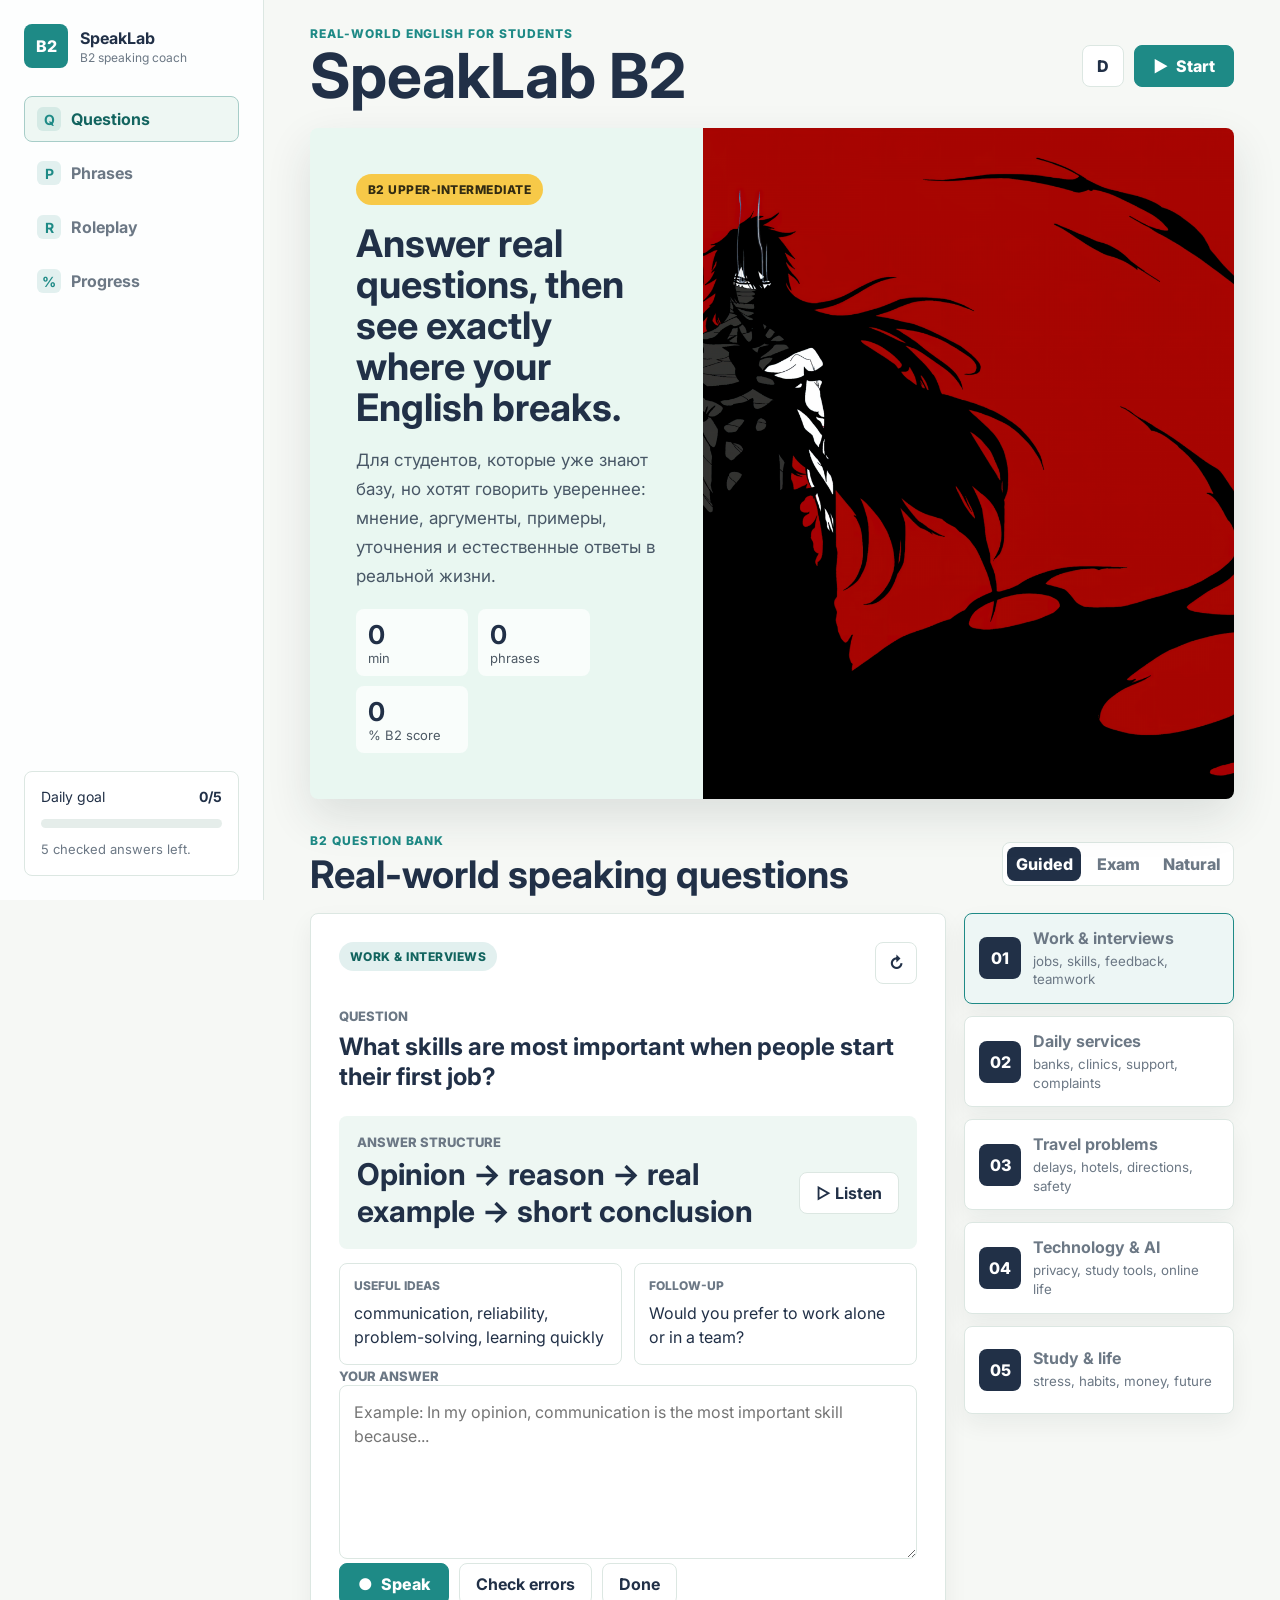
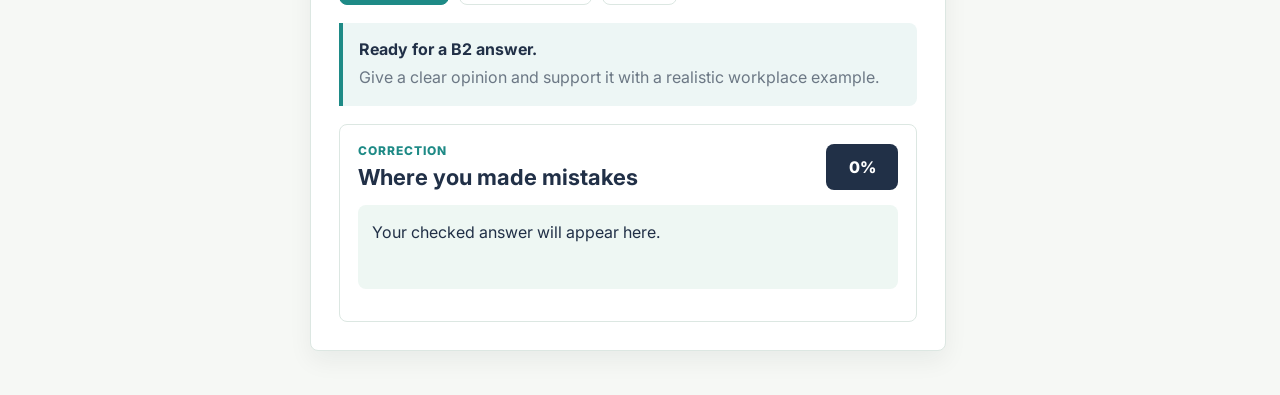
<file: index.html>
<!DOCTYPE html>
<html lang="ru">
<head>
  <meta charset="UTF-8">
  <meta name="viewport" content="width=device-width, initial-scale=1.0">
  <title>SpeakLab B2 | Real Conversation Practice</title>
  <link rel="preconnect" href="https://fonts.googleapis.com">
  <link rel="preconnect" href="https://fonts.gstatic.com" crossorigin>
  <link href="https://fonts.googleapis.com/css2?family=Inter:wght@400;500;600;700;800&display=swap" rel="stylesheet">
  <link rel="stylesheet" href="styles.css">
</head>
<body>
  <div class="app-shell">
    <aside class="sidebar" aria-label="Main navigation">
      <a class="brand" href="#practice" aria-label="SpeakLab home">
        <span class="brand-mark">B2</span>
        <span>
          <strong>SpeakLab</strong>
          <small>B2 speaking coach</small>
        </span>
      </a>

      <nav class="nav-list">
        <button class="nav-item is-active" type="button" data-view="practice" aria-pressed="true" title="Practice">
          <span class="icon" aria-hidden="true">Q</span>
          <span>Questions</span>
        </button>
        <button class="nav-item" type="button" data-view="phrases" aria-pressed="false" title="Phrase bank">
          <span class="icon" aria-hidden="true">P</span>
          <span>Phrases</span>
        </button>
        <button class="nav-item" type="button" data-view="roleplay" aria-pressed="false" title="Roleplay">
          <span class="icon" aria-hidden="true">R</span>
          <span>Roleplay</span>
        </button>
        <button class="nav-item" type="button" data-view="progress" aria-pressed="false" title="Progress">
          <span class="icon" aria-hidden="true">%</span>
          <span>Progress</span>
        </button>
      </nav>

      <section class="goal-panel" aria-label="Daily goal">
        <div class="goal-row">
          <span>Daily goal</span>
          <strong><span id="goal-count">0</span>/5</strong>
        </div>
        <div class="progress-track" aria-hidden="true">
          <span id="goal-bar"></span>
        </div>
        <p id="streak-copy">Answer one B2 question aloud.</p>
      </section>
    </aside>

    <main class="main-content">
      <header class="topbar">
        <div>
          <p class="eyebrow">Real-world English for students</p>
          <h1>SpeakLab B2</h1>
        </div>
        <div class="top-actions">
          <button class="icon-button" id="theme-toggle" type="button" title="Toggle theme" aria-label="Toggle theme">
            <span aria-hidden="true">D</span>
          </button>
          <button class="primary-action" id="quick-start" type="button">
            <span aria-hidden="true">▶</span>
            Start
          </button>
        </div>
      </header>

      <section class="hero-band" aria-label="Speaking practice dashboard">
        <div class="hero-copy">
          <span class="level-pill">B2 upper-intermediate</span>
          <h2>Answer real questions, then see exactly where your English breaks.</h2>
          <p>Для студентов, которые уже знают базу, но хотят говорить увереннее: мнение, аргументы, примеры, уточнения и естественные ответы в реальной жизни.</p>
          <div class="hero-stats" aria-label="Today stats">
            <span><strong id="today-minutes">0</strong> min</span>
            <span><strong id="today-phrases">0</strong> phrases</span>
            <span><strong id="today-score">0</strong>% B2 score</span>
          </div>
        </div>
        <img src="assets/hero-speaking.png" alt="Students practicing English conversation with speech bubbles" class="hero-image">
      </section>

      <section class="view is-visible" id="practice" data-view-panel="practice">
        <div class="section-heading">
          <div>
            <p class="eyebrow">B2 question bank</p>
            <h2>Real-world speaking questions</h2>
          </div>
          <div class="segmented" role="tablist" aria-label="Answer length">
            <button class="is-selected" type="button" data-level="guided">Guided</button>
            <button type="button" data-level="exam">Exam</button>
            <button type="button" data-level="natural">Natural</button>
          </div>
        </div>

        <div class="practice-grid">
          <section class="drill-panel" aria-label="Current B2 question">
            <div class="drill-top">
              <span class="topic-chip" id="drill-topic">Work & interviews</span>
              <button class="icon-button" id="shuffle-drill" type="button" title="New question" aria-label="New question">
                <span aria-hidden="true">↻</span>
              </button>
            </div>

            <p class="prompt-label">Question</p>
            <h3 id="drill-situation">What skills are most important when people start their first job?</h3>

            <div class="target-box">
              <p>Answer structure</p>
              <strong id="target-line">Opinion → reason → real example → short conclusion</strong>
              <button class="listen-button" id="listen-target" type="button">
                <span aria-hidden="true">▷</span>
                Listen
              </button>
            </div>

            <div class="support-grid" aria-label="Answer support">
              <div>
                <span>Useful ideas</span>
                <p id="idea-line">communication, reliability, problem-solving</p>
              </div>
              <div>
                <span>Follow-up</span>
                <p id="follow-up-line">Would you prefer to work alone or in a team?</p>
              </div>
            </div>

            <label class="answer-label" for="answer-input">Your answer</label>
            <textarea id="answer-input" rows="6" placeholder="Example: In my opinion, communication is the most important skill because..."></textarea>

            <div class="drill-actions">
              <button class="primary-action" id="record-answer" type="button">
                <span aria-hidden="true">●</span>
                Speak
              </button>
              <button class="secondary-action" id="check-answer" type="button">Check errors</button>
              <button class="secondary-action" id="complete-drill" type="button">Done</button>
            </div>

            <div class="feedback-box" id="feedback-box" aria-live="polite">
              <strong>Ready for a B2 answer.</strong>
              <p>Try 4-7 sentences: opinion, reason, example, and a final thought.</p>
            </div>

            <section class="analysis-panel" aria-label="Answer correction">
              <div class="analysis-header">
                <div>
                  <p class="eyebrow">Correction</p>
                  <h3>Where you made mistakes</h3>
                </div>
                <span class="score-badge" id="analysis-score">0%</span>
              </div>
              <div class="answer-markup" id="answer-markup">Your checked answer will appear here.</div>
              <div class="issue-list" id="issue-list"></div>
            </section>
          </section>

          <section class="lesson-stack" aria-label="Question topics">
            <button class="lesson-card is-active" type="button" data-topic="work">
              <span class="lesson-icon">01</span>
              <span>
                <strong>Work & interviews</strong>
                <small>jobs, skills, feedback, teamwork</small>
              </span>
            </button>
            <button class="lesson-card" type="button" data-topic="services">
              <span class="lesson-icon">02</span>
              <span>
                <strong>Daily services</strong>
                <small>banks, clinics, support, complaints</small>
              </span>
            </button>
            <button class="lesson-card" type="button" data-topic="travel">
              <span class="lesson-icon">03</span>
              <span>
                <strong>Travel problems</strong>
                <small>delays, hotels, directions, safety</small>
              </span>
            </button>
            <button class="lesson-card" type="button" data-topic="technology">
              <span class="lesson-icon">04</span>
              <span>
                <strong>Technology & AI</strong>
                <small>privacy, study tools, online life</small>
              </span>
            </button>
            <button class="lesson-card" type="button" data-topic="study-life">
              <span class="lesson-icon">05</span>
              <span>
                <strong>Study & life</strong>
                <small>stress, habits, money, future</small>
              </span>
            </button>
          </section>
        </div>
      </section>

      <section class="view" id="phrases" data-view-panel="phrases">
        <div class="section-heading">
          <div>
            <p class="eyebrow">B2 phrase bank</p>
            <h2>Language for better answers</h2>
          </div>
          <input class="search-input" id="phrase-search" type="search" placeholder="Search phrase or topic">
        </div>
        <div class="phrase-grid" id="phrase-grid"></div>
      </section>

      <section class="view" id="roleplay" data-view-panel="roleplay">
        <div class="section-heading">
          <div>
            <p class="eyebrow">Roleplay</p>
            <h2>Real conversations under pressure</h2>
          </div>
          <select id="roleplay-select" aria-label="Choose roleplay">
            <option value="interview">Job interview</option>
            <option value="complaint">Customer complaint</option>
            <option value="healthcare">Clinic appointment</option>
            <option value="groupwork">Group project</option>
          </select>
        </div>

        <div class="roleplay-layout">
          <section class="dialogue-panel" id="dialogue-panel" aria-live="polite"></section>
          <aside class="coach-panel">
            <h3>Coach notes</h3>
            <p id="coach-note">Use a clear answer, one reason, and one example.</p>
            <button class="primary-action" id="next-line" type="button">
              <span aria-hidden="true">→</span>
              Next line
            </button>
          </aside>
        </div>
      </section>

      <section class="view" id="progress" data-view-panel="progress">
        <div class="section-heading">
          <div>
            <p class="eyebrow">Progress</p>
            <h2>Your B2 speaking routine</h2>
          </div>
          <button class="secondary-action" id="reset-progress" type="button">Reset</button>
        </div>

        <div class="metrics-grid">
          <article class="metric-card">
            <span>Completed answers</span>
            <strong id="metric-drills">0</strong>
          </article>
          <article class="metric-card">
            <span>Practiced phrases</span>
            <strong id="metric-phrases">0</strong>
          </article>
          <article class="metric-card">
            <span>Speaking minutes</span>
            <strong id="metric-minutes">0</strong>
          </article>
        </div>

        <section class="routine-panel">
          <h3>7-day B2 plan</h3>
          <div class="routine-list" id="routine-list"></div>
        </section>
      </section>
    </main>
  </div>

  <script src="script.js"></script>
</body>
</html>
</file>
<file: styles.css>
:root {
  --bg: #f6f8f5;
  --surface: #ffffff;
  --surface-strong: #eef7f3;
  --ink: #213047;
  --muted: #6c7885;
  --line: #dce7e2;
  --teal: #1e8a86;
  --teal-dark: #12645f;
  --coral: #ef6f61;
  --yellow: #f7c948;
  --blue: #6c8ae4;
  --shadow: 0 18px 45px rgba(29, 52, 47, 0.12);
  --radius: 8px;
}

* {
  box-sizing: border-box;
}

html {
  scroll-behavior: smooth;
}

body {
  margin: 0;
  min-height: 100vh;
  background: var(--bg);
  color: var(--ink);
  font-family: Inter, Segoe UI, Arial, sans-serif;
  letter-spacing: 0;
}

body.dark {
  --bg: #171d22;
  --surface: #202a31;
  --surface-strong: #203a3a;
  --ink: #f4f7f4;
  --muted: #a8b3bd;
  --line: #34434b;
  --shadow: 0 18px 45px rgba(0, 0, 0, 0.28);
}

button,
input,
textarea,
select {
  font: inherit;
}

button {
  cursor: pointer;
}

.app-shell {
  display: grid;
  grid-template-columns: 264px minmax(0, 1fr);
  min-height: 100vh;
}

.sidebar {
  position: sticky;
  top: 0;
  height: 100vh;
  display: flex;
  flex-direction: column;
  gap: 28px;
  padding: 24px;
  border-right: 1px solid var(--line);
  background: color-mix(in srgb, var(--surface) 90%, var(--surface-strong));
}

.brand {
  display: flex;
  align-items: center;
  gap: 12px;
  color: var(--ink);
  text-decoration: none;
}

.brand-mark {
  display: grid;
  width: 44px;
  height: 44px;
  place-items: center;
  border-radius: var(--radius);
  background: var(--teal);
  color: white;
  font-weight: 800;
}

.brand strong,
.brand small {
  display: block;
}

.brand small {
  margin-top: 2px;
  color: var(--muted);
  font-size: 12px;
}

.nav-list {
  display: grid;
  gap: 8px;
}

.nav-item,
.lesson-card {
  width: 100%;
  border: 1px solid transparent;
  border-radius: var(--radius);
  background: transparent;
  color: var(--muted);
  text-align: left;
}

.nav-item {
  display: flex;
  align-items: center;
  gap: 10px;
  min-height: 44px;
  padding: 10px 12px;
  font-weight: 700;
}

.nav-item.is-active {
  border-color: color-mix(in srgb, var(--teal) 28%, var(--line));
  background: var(--surface-strong);
  color: var(--teal-dark);
}

body.dark .nav-item.is-active {
  color: #8eeee5;
}

.icon {
  display: grid;
  width: 24px;
  height: 24px;
  place-items: center;
  border-radius: 6px;
  background: color-mix(in srgb, var(--teal) 12%, transparent);
  color: var(--teal);
  font-size: 14px;
}

.goal-panel {
  margin-top: auto;
  padding: 16px;
  border: 1px solid var(--line);
  border-radius: var(--radius);
  background: var(--surface);
}

.goal-row,
.hero-stats,
.drill-top,
.drill-actions,
.top-actions,
.section-heading {
  display: flex;
  align-items: center;
}

.goal-row,
.drill-top,
.section-heading {
  justify-content: space-between;
}

.goal-row {
  gap: 10px;
  font-size: 14px;
}

.progress-track {
  overflow: hidden;
  height: 9px;
  margin: 14px 0 12px;
  border-radius: 999px;
  background: color-mix(in srgb, var(--line) 72%, transparent);
}

.progress-track span {
  display: block;
  width: 0;
  height: 100%;
  border-radius: inherit;
  background: linear-gradient(90deg, var(--teal), var(--yellow));
  transition: width 240ms ease;
}

.goal-panel p {
  margin: 0;
  color: var(--muted);
  font-size: 13px;
  line-height: 1.5;
}

.main-content {
  min-width: 0;
  padding: 26px clamp(18px, 4vw, 46px) 44px;
}

.topbar {
  display: flex;
  align-items: center;
  justify-content: space-between;
  gap: 20px;
  margin-bottom: 22px;
}

.eyebrow {
  margin: 0 0 6px;
  color: var(--teal);
  font-size: 12px;
  font-weight: 800;
  letter-spacing: 0.08em;
  text-transform: uppercase;
}

h1,
h2,
h3,
p {
  overflow-wrap: anywhere;
}

h1 {
  margin: 0;
  font-size: clamp(32px, 6vw, 62px);
  line-height: 0.95;
  letter-spacing: 0;
}

h2 {
  margin: 0;
  font-size: clamp(24px, 3vw, 38px);
  line-height: 1.08;
  letter-spacing: 0;
}

h3 {
  margin: 0;
  font-size: 24px;
  line-height: 1.25;
}

.top-actions,
.drill-actions {
  gap: 10px;
  flex-wrap: wrap;
}

.primary-action,
.secondary-action,
.listen-button,
.icon-button,
.segmented button {
  min-height: 42px;
  border-radius: var(--radius);
  border: 1px solid var(--line);
  transition: transform 150ms ease, border-color 150ms ease, background 150ms ease;
}

.primary-action {
  display: inline-flex;
  align-items: center;
  justify-content: center;
  gap: 8px;
  padding: 0 18px;
  border-color: var(--teal);
  background: var(--teal);
  color: white;
  font-weight: 800;
}

.secondary-action,
.listen-button {
  padding: 0 16px;
  background: var(--surface);
  color: var(--ink);
  font-weight: 700;
}

.icon-button {
  display: grid;
  width: 42px;
  place-items: center;
  background: var(--surface);
  color: var(--ink);
  font-weight: 800;
}

button:hover {
  transform: translateY(-1px);
}

button:focus-visible,
input:focus-visible,
textarea:focus-visible,
select:focus-visible {
  outline: 3px solid color-mix(in srgb, var(--yellow) 70%, transparent);
  outline-offset: 2px;
}

.hero-band {
  position: relative;
  overflow: hidden;
  display: grid;
  grid-template-columns: minmax(280px, 0.85fr) minmax(320px, 1.15fr);
  min-height: 360px;
  margin-bottom: 34px;
  border-radius: var(--radius);
  background: #e9f7f1;
  box-shadow: var(--shadow);
}

body.dark .hero-band {
  background: #213037;
}

.hero-copy {
  z-index: 1;
  display: flex;
  flex-direction: column;
  justify-content: center;
  gap: 18px;
  padding: clamp(24px, 4vw, 46px);
}

.level-pill,
.topic-chip {
  align-self: flex-start;
  border-radius: 999px;
  font-size: 12px;
  font-weight: 800;
  letter-spacing: 0.04em;
  text-transform: uppercase;
}

.level-pill {
  padding: 8px 12px;
  background: var(--yellow);
  color: #322b12;
}

.hero-copy p {
  max-width: 560px;
  margin: 0;
  color: #485766;
  font-size: 17px;
  line-height: 1.7;
}

body.dark .hero-copy p {
  color: var(--muted);
}

.hero-stats {
  gap: 10px;
  flex-wrap: wrap;
}

.hero-stats span {
  min-width: 112px;
  padding: 10px 12px;
  border-radius: var(--radius);
  background: rgba(255, 255, 255, 0.74);
  color: #4d5964;
  font-size: 13px;
}

body.dark .hero-stats span {
  background: rgba(255, 255, 255, 0.08);
  color: var(--muted);
}

.hero-stats strong {
  display: block;
  color: var(--ink);
  font-size: 26px;
}

.hero-image {
  width: 100%;
  height: 100%;
  min-height: 360px;
  object-fit: cover;
  object-position: center;
}

.view {
  display: none;
}

.view.is-visible {
  display: block;
}

.section-heading {
  gap: 18px;
  margin-bottom: 18px;
}

.segmented {
  display: inline-grid;
  grid-template-columns: repeat(3, minmax(74px, 1fr));
  padding: 4px;
  border: 1px solid var(--line);
  border-radius: var(--radius);
  background: var(--surface);
}

.segmented button {
  min-height: 34px;
  border: 0;
  background: transparent;
  color: var(--muted);
  font-weight: 800;
}

.segmented button.is-selected {
  background: var(--ink);
  color: var(--surface);
}

.practice-grid,
.roleplay-layout {
  display: grid;
  grid-template-columns: minmax(0, 1fr) minmax(270px, 0.36fr);
  gap: 18px;
}

.drill-panel,
.lesson-card,
.phrase-card,
.dialogue-panel,
.coach-panel,
.metric-card,
.routine-panel {
  border: 1px solid var(--line);
  border-radius: var(--radius);
  background: var(--surface);
  box-shadow: 0 10px 24px rgba(20, 38, 35, 0.06);
}

body.dark .drill-panel,
body.dark .lesson-card,
body.dark .phrase-card,
body.dark .dialogue-panel,
body.dark .coach-panel,
body.dark .metric-card,
body.dark .routine-panel {
  box-shadow: none;
}

.drill-panel {
  padding: clamp(18px, 3vw, 28px);
}

.topic-chip {
  padding: 7px 11px;
  background: color-mix(in srgb, var(--teal) 13%, var(--surface));
  color: var(--teal-dark);
}

body.dark .topic-chip {
  color: #8eeee5;
}

.prompt-label,
.target-box p,
.answer-label {
  margin: 24px 0 8px;
  color: var(--muted);
  font-size: 13px;
  font-weight: 800;
  text-transform: uppercase;
}

.target-box {
  display: grid;
  grid-template-columns: minmax(0, 1fr) auto;
  gap: 6px 14px;
  align-items: center;
  margin-top: 24px;
  padding: 18px;
  border-radius: var(--radius);
  background: var(--surface-strong);
}

.target-box p {
  grid-column: 1 / -1;
  margin: 0;
}

.target-box strong {
  font-size: clamp(20px, 2.4vw, 30px);
  line-height: 1.25;
}

.support-grid {
  display: grid;
  grid-template-columns: repeat(2, minmax(0, 1fr));
  gap: 12px;
  margin-top: 14px;
}

.support-grid div {
  min-height: 96px;
  padding: 14px;
  border: 1px solid var(--line);
  border-radius: var(--radius);
  background: var(--surface);
}

.support-grid span {
  display: block;
  margin-bottom: 8px;
  color: var(--muted);
  font-size: 12px;
  font-weight: 800;
  text-transform: uppercase;
}

.support-grid p {
  margin: 0;
  line-height: 1.55;
}

textarea,
.search-input,
select {
  width: 100%;
  border: 1px solid var(--line);
  border-radius: var(--radius);
  background: var(--surface);
  color: var(--ink);
}

textarea {
  min-height: 118px;
  resize: vertical;
  padding: 14px;
  line-height: 1.5;
}

.feedback-box {
  margin-top: 18px;
  padding: 16px;
  border-left: 4px solid var(--teal);
  border-radius: 0 var(--radius) var(--radius) 0;
  background: color-mix(in srgb, var(--teal) 8%, var(--surface));
}

.feedback-box p {
  margin: 6px 0 0;
  color: var(--muted);
  line-height: 1.55;
}

.analysis-panel {
  margin-top: 18px;
  padding: 18px;
  border: 1px solid var(--line);
  border-radius: var(--radius);
  background: var(--surface);
}

.analysis-header {
  display: flex;
  align-items: center;
  justify-content: space-between;
  gap: 16px;
  margin-bottom: 14px;
}

.analysis-header h3 {
  font-size: 22px;
}

.score-badge {
  display: grid;
  min-width: 72px;
  height: 46px;
  place-items: center;
  border-radius: var(--radius);
  background: var(--ink);
  color: var(--surface);
  font-weight: 800;
}

.answer-markup {
  min-height: 84px;
  padding: 14px;
  border-radius: var(--radius);
  background: var(--surface-strong);
  color: var(--ink);
  line-height: 1.7;
  white-space: pre-wrap;
}

.answer-markup mark {
  padding: 2px 4px;
  border-radius: 5px;
  background: color-mix(in srgb, var(--coral) 28%, transparent);
  color: inherit;
  box-shadow: inset 0 -2px 0 var(--coral);
}

.issue-list {
  display: grid;
  gap: 10px;
  margin-top: 14px;
}

.score-grid {
  display: grid;
  grid-template-columns: repeat(4, minmax(0, 1fr));
  gap: 8px;
}

.score-grid span {
  display: grid;
  gap: 4px;
  min-height: 58px;
  padding: 10px;
  border: 1px solid var(--line);
  border-radius: var(--radius);
  color: var(--muted);
  font-size: 12px;
  font-weight: 800;
  text-transform: uppercase;
}

.score-grid strong {
  color: var(--ink);
  font-size: 20px;
}

.issue-card {
  padding: 13px;
  border: 1px solid color-mix(in srgb, var(--coral) 35%, var(--line));
  border-radius: var(--radius);
  background: color-mix(in srgb, var(--coral) 7%, var(--surface));
}

.issue-card.good {
  border-color: color-mix(in srgb, var(--teal) 35%, var(--line));
  background: color-mix(in srgb, var(--teal) 7%, var(--surface));
}

.issue-card span {
  display: inline-block;
  margin-bottom: 6px;
  color: var(--coral);
  font-size: 12px;
  font-weight: 800;
  text-transform: uppercase;
}

.issue-card.good span {
  color: var(--teal);
}

.issue-card strong {
  display: block;
  line-height: 1.45;
}

.issue-card p {
  margin: 6px 0 0;
  color: var(--muted);
  line-height: 1.55;
}

.lesson-stack {
  display: grid;
  gap: 12px;
  align-self: start;
}

.lesson-card {
  display: flex;
  align-items: center;
  gap: 12px;
  min-height: 88px;
  padding: 14px;
}

.lesson-card.is-active {
  border-color: var(--teal);
  background: color-mix(in srgb, var(--teal) 8%, var(--surface));
}

.lesson-icon {
  display: grid;
  flex: 0 0 42px;
  height: 42px;
  place-items: center;
  border-radius: var(--radius);
  background: var(--ink);
  color: var(--surface);
  font-weight: 800;
}

.lesson-card strong,
.lesson-card small {
  display: block;
}

.lesson-card small {
  margin-top: 4px;
  color: var(--muted);
  line-height: 1.4;
}

.search-input,
select {
  max-width: 320px;
  min-height: 44px;
  padding: 0 12px;
}

.phrase-grid {
  display: grid;
  grid-template-columns: repeat(3, minmax(0, 1fr));
  gap: 14px;
}

.phrase-card {
  display: grid;
  gap: 12px;
  min-height: 178px;
  padding: 16px;
}

.phrase-card h3 {
  font-size: 19px;
}

.phrase-card p {
  margin: 0;
  color: var(--muted);
  line-height: 1.55;
}

.phrase-card button {
  justify-self: start;
}

.dialogue-panel,
.coach-panel,
.routine-panel {
  padding: 18px;
}

.dialogue-panel {
  display: grid;
  gap: 12px;
  min-height: 360px;
  align-content: start;
}

.bubble {
  max-width: 72%;
  padding: 12px 14px;
  border-radius: var(--radius);
  line-height: 1.5;
}

.bubble.partner {
  background: var(--surface-strong);
}

.bubble.user {
  justify-self: end;
  background: var(--teal);
  color: white;
}

.coach-panel {
  align-self: start;
}

.coach-panel h3 {
  font-size: 20px;
}

.coach-panel p {
  color: var(--muted);
  line-height: 1.6;
}

.metrics-grid {
  display: grid;
  grid-template-columns: repeat(3, minmax(0, 1fr));
  gap: 14px;
}

.metric-card {
  padding: 18px;
}

.metric-card span {
  color: var(--muted);
  font-weight: 700;
}

.metric-card strong {
  display: block;
  margin-top: 12px;
  font-size: 44px;
}

.routine-panel {
  margin-top: 16px;
}

.routine-panel h3 {
  margin-bottom: 14px;
}

.routine-list {
  display: grid;
  gap: 10px;
}

.routine-item {
  display: grid;
  grid-template-columns: 38px minmax(0, 1fr) auto;
  gap: 12px;
  align-items: center;
  padding: 12px;
  border: 1px solid var(--line);
  border-radius: var(--radius);
}

.routine-day {
  display: grid;
  height: 38px;
  place-items: center;
  border-radius: var(--radius);
  background: var(--surface-strong);
  font-weight: 800;
}

.routine-item strong,
.routine-item small {
  display: block;
}

.routine-item small {
  margin-top: 3px;
  color: var(--muted);
}

.status-dot {
  width: 12px;
  height: 12px;
  border-radius: 50%;
  background: var(--line);
}

.status-dot.done {
  background: var(--teal);
}

@media (max-width: 1080px) {
  .app-shell {
    grid-template-columns: 1fr;
  }

  .sidebar {
    position: static;
    height: auto;
    flex-direction: row;
    align-items: center;
    gap: 16px;
    padding: 14px;
    border-right: 0;
    border-bottom: 1px solid var(--line);
  }

  .nav-list {
    grid-auto-flow: column;
    overflow-x: auto;
    padding-bottom: 2px;
  }

  .goal-panel {
    display: none;
  }

  .hero-band {
    grid-template-columns: 1fr;
  }

  .hero-image {
    max-height: 360px;
  }

  .practice-grid,
  .roleplay-layout {
    grid-template-columns: 1fr;
  }

  .phrase-grid {
    grid-template-columns: repeat(2, minmax(0, 1fr));
  }
}

@media (max-width: 700px) {
  .main-content {
    padding: 18px 14px 30px;
  }

  .sidebar,
  .topbar,
  .section-heading {
    align-items: stretch;
    flex-direction: column;
  }

  .brand {
    justify-content: space-between;
  }

  .nav-item span:last-child {
    display: none;
  }

  .nav-item {
    justify-content: center;
    width: 52px;
  }

  .top-actions,
  .drill-actions {
    width: 100%;
  }

  .primary-action,
  .secondary-action {
    flex: 1 1 130px;
  }

  .target-box {
    grid-template-columns: 1fr;
  }

  .support-grid,
  .score-grid {
    grid-template-columns: 1fr;
  }

  .listen-button {
    justify-self: start;
  }

  .phrase-grid,
  .metrics-grid {
    grid-template-columns: 1fr;
  }

  .search-input,
  select {
    max-width: none;
  }

  .bubble {
    max-width: 92%;
  }
}
</file>
